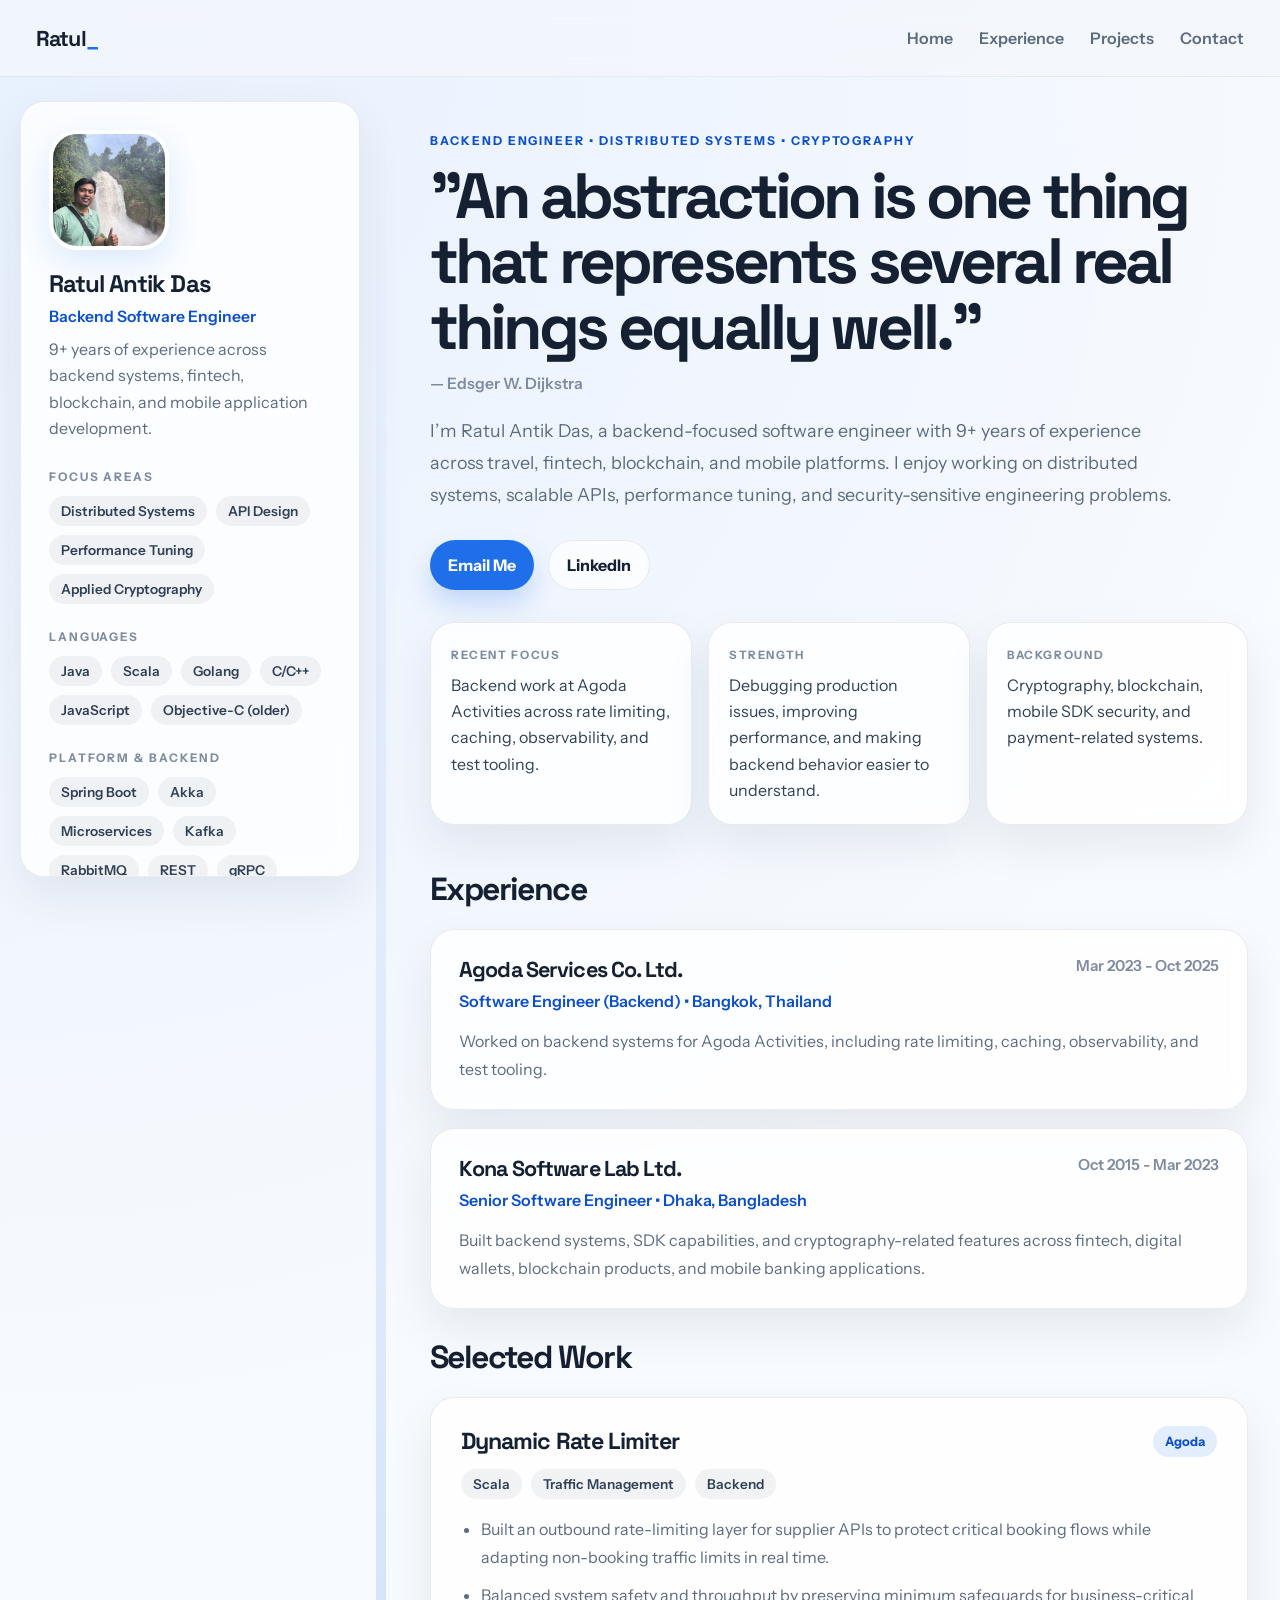
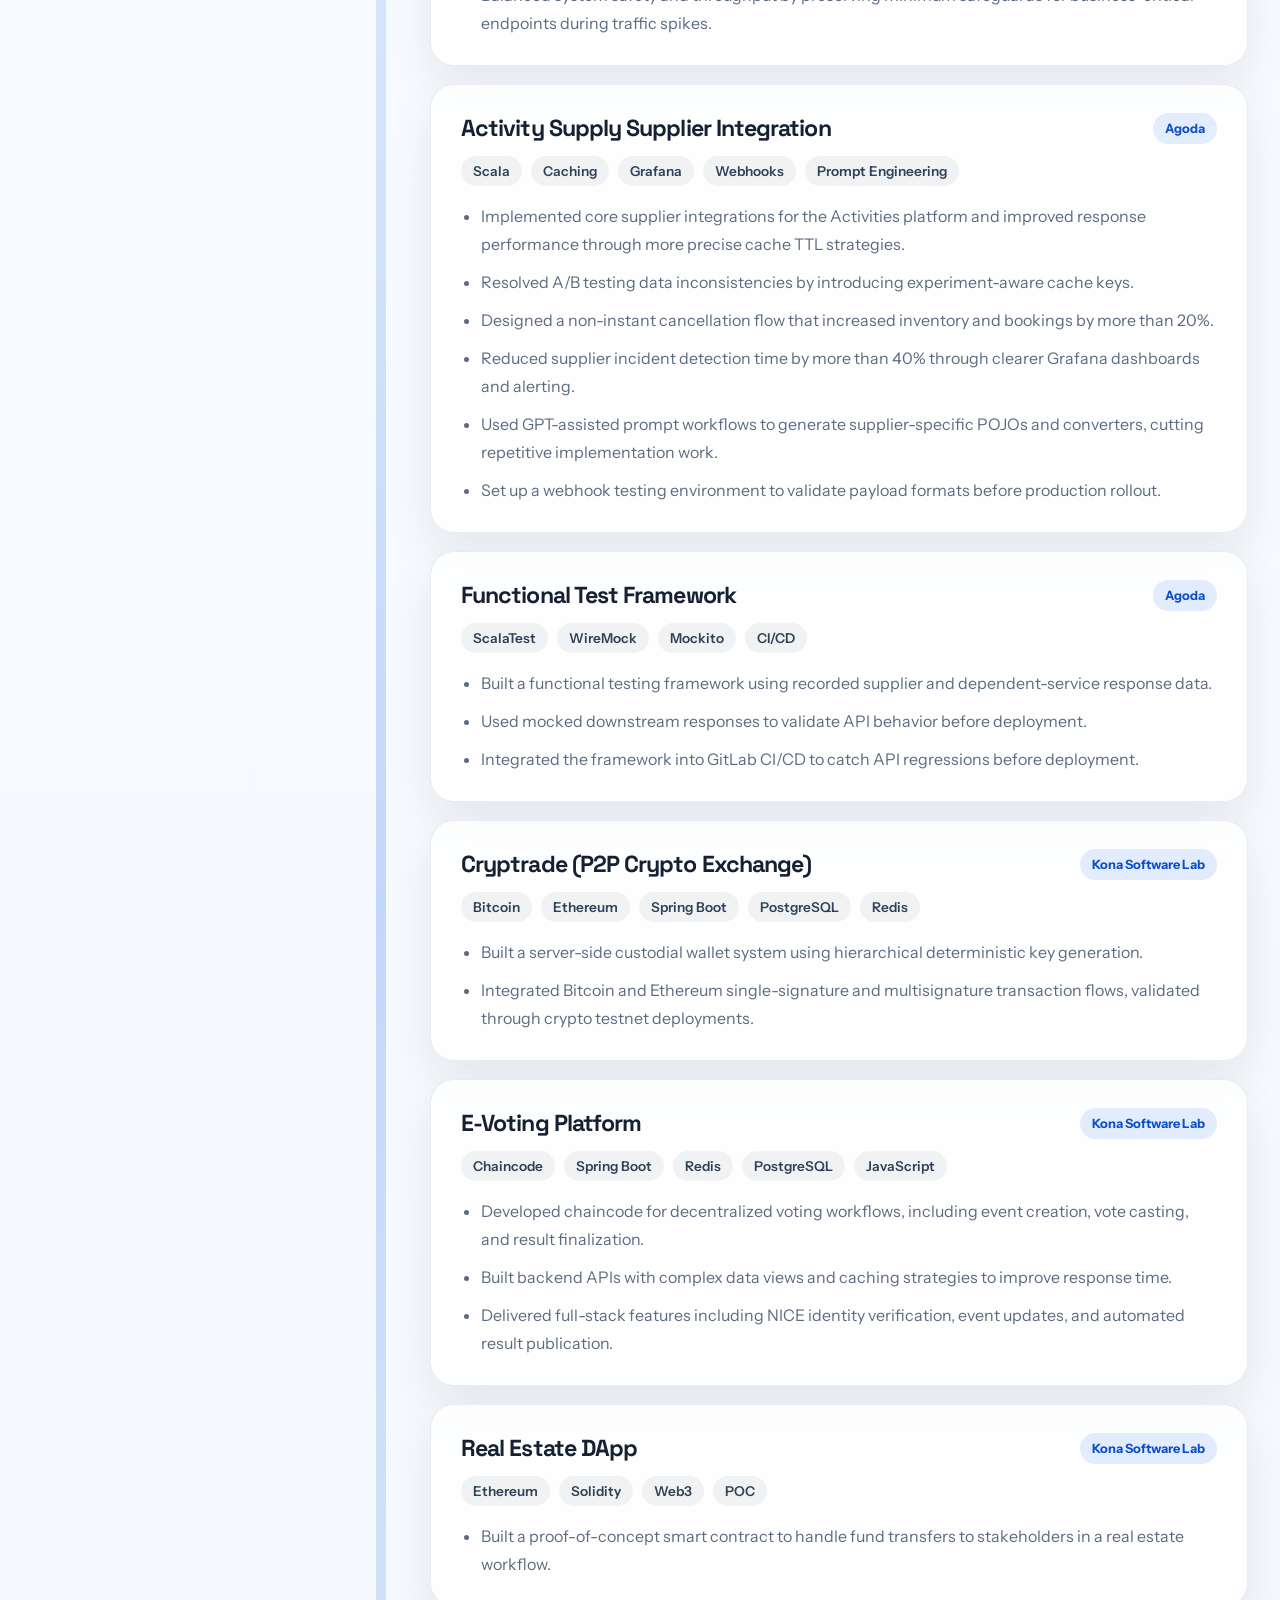
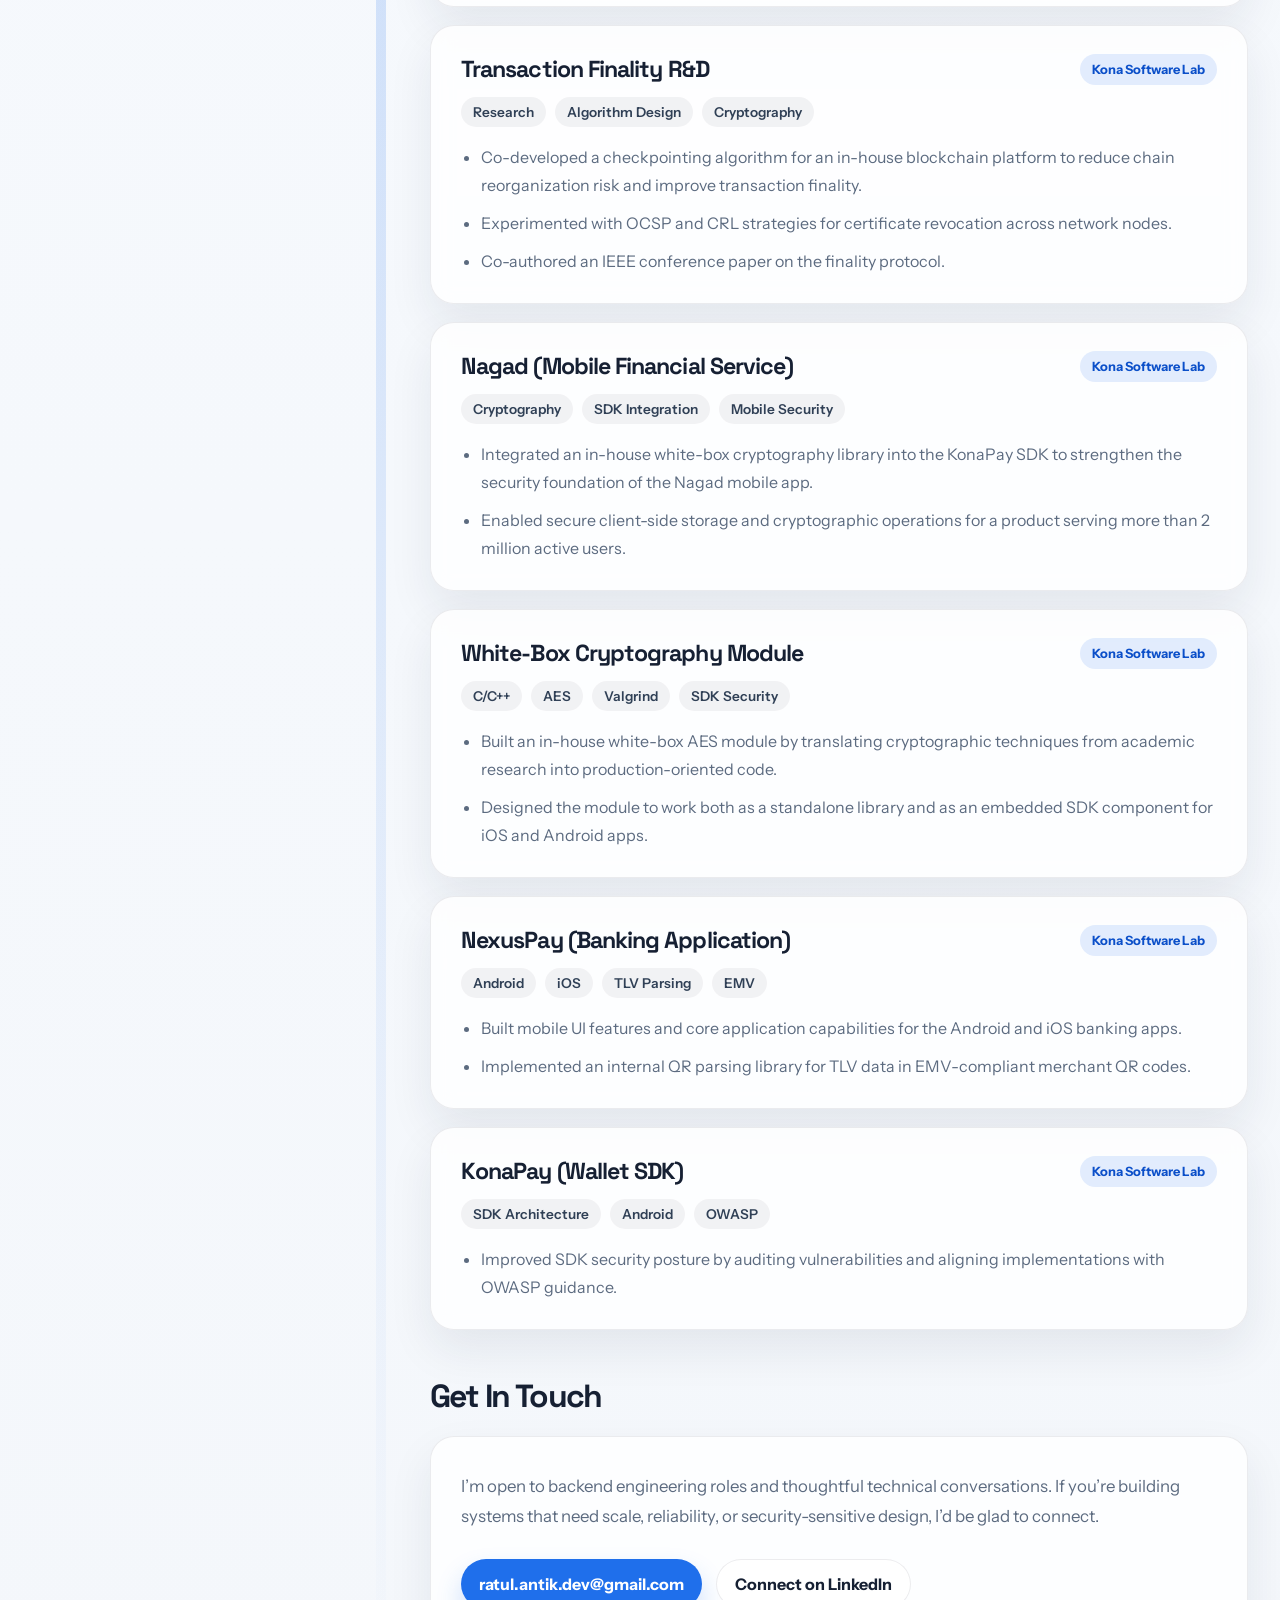
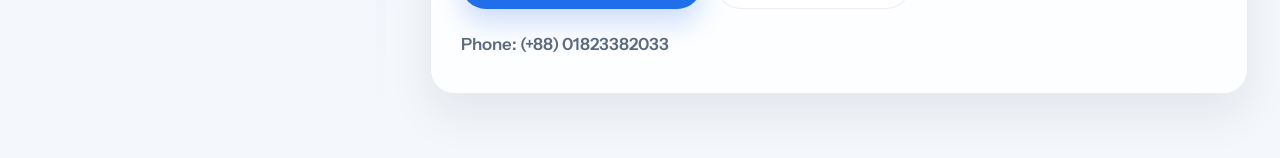
<file: index.html>
<!DOCTYPE html>
<html lang="en">
<head>
    <meta charset="UTF-8">
    <meta name="viewport" content="width=device-width, initial-scale=1.0">
    <title>Ratul Antik Das | Backend Software Engineer</title>
    <meta name="description" content="Portfolio of Ratul Antik Das, a backend software engineer focused on distributed systems, scalable APIs, and applied cryptography.">
    <meta name="theme-color" content="#0b1220">
    <link rel="preconnect" href="https://fonts.googleapis.com">
    <link rel="preconnect" href="https://fonts.gstatic.com" crossorigin>
    <link href="https://fonts.googleapis.com/css2?family=Instrument+Sans:wght@400;500;600;700&family=Space+Grotesk:wght@500;700&display=swap" rel="stylesheet">
    <link rel="stylesheet" href="css/style.css">
</head>
<body>
<a class="skip-link" href="#main-content">Skip to content</a>

<nav class="navbar" aria-label="Primary">
    <div class="logo">Ratul<span class="blink">_</span></div>
    <ul class="nav-links">
        <li><a href="#home">Home</a></li>
        <li><a href="#experience">Experience</a></li>
        <li><a href="#projects">Projects</a></li>
        <li><a href="#contact">Contact</a></li>
    </ul>
</nav>

<div class="app-container">
    <aside class="sidebar">
        <div class="profile-section">
            <img src="assets/profile_pic-v2.jpeg" alt="Portrait of Ratul Antik Das" class="profile-pic">
            <h2>Ratul Antik Das</h2>
            <p class="subtitle">Backend Software Engineer</p>
            <p class="sidebar-summary">
                9+ years of experience across backend systems, fintech, blockchain, and mobile application development.
            </p>
        </div>

        <div class="sidebar-section">
            <h3>Focus Areas</h3>
            <div class="skill-tags">
                <span class="tag">Distributed Systems</span>
                <span class="tag">API Design</span>
                <span class="tag">Performance Tuning</span>
                <span class="tag">Applied Cryptography</span>
            </div>
        </div>

        <div class="sidebar-section">
            <h3>Languages</h3>
            <div class="skill-tags">
                <span class="tag">Java</span>
                <span class="tag">Scala</span>
                <span class="tag">Golang</span>
                <span class="tag">C/C++</span>
                <span class="tag">JavaScript</span>
                <span class="tag">Objective-C (older)</span>
            </div>
        </div>

        <div class="sidebar-section">
            <h3>Platform & Backend</h3>
            <div class="skill-tags">
                <span class="tag">Spring Boot</span>
                <span class="tag">Akka</span>
                <span class="tag">Microservices</span>
                <span class="tag">Kafka</span>
                <span class="tag">RabbitMQ</span>
                <span class="tag">REST</span>
                <span class="tag">gRPC</span>
            </div>
        </div>

        <div class="sidebar-section">
            <h3>Databases & Cache</h3>
            <div class="skill-tags">
                <span class="tag">PostgreSQL</span>
                <span class="tag">MSSQL</span>
                <span class="tag">Redis</span>
                <span class="tag">MongoDB</span>
                <span class="tag">Couchbase</span>
                <span class="tag">CouchDB</span>
                <span class="tag">ScyllaDB</span>
                <span class="tag">Caffeine</span>
                <span class="tag">Hadoop</span>
            </div>
        </div>

        <div class="sidebar-section">
            <h3>DevOps & Cloud</h3>
            <div class="skill-tags">
                <span class="tag">Docker</span>
                <span class="tag">Kubernetes</span>
                <span class="tag">AWS</span>
                <span class="tag">GitLab CI/CD</span>
                <span class="tag">Jenkins</span>
                <span class="tag">Harbor</span>
                <span class="tag">Vault</span>
                <span class="tag">Gradle</span>
                <span class="tag">Maven</span>
                <span class="tag">SBT</span>
            </div>
        </div>

        <div class="sidebar-section">
            <h3>Quality & Observability</h3>
            <div class="skill-tags">
                <span class="tag">JUnit</span>
                <span class="tag">Mockito</span>
                <span class="tag">ScalaTest</span>
                <span class="tag">WireMock</span>
                <span class="tag">Grafana</span>
                <span class="tag">Prometheus</span>
                <span class="tag">Kibana</span>
                <span class="tag">Loki</span>
                <span class="tag">pprof</span>
                <span class="tag">Valgrind</span>
            </div>
        </div>

        <div class="sidebar-section">
            <h3>Cryptography & Blockchain</h3>
            <div class="skill-tags">
                <span class="tag">Bitcoin</span>
                <span class="tag">Ethereum</span>
                <span class="tag">Solidity</span>
                <span class="tag">Hyperledger Fabric</span>
                <span class="tag">Smart Contracts</span>
                <span class="tag">White-Box Cryptography</span>
            </div>
        </div>

        <div class="sidebar-section">
            <h3>Mobile Development</h3>
            <div class="skill-tags">
                <span class="tag">Android</span>
                <span class="tag">iOS</span>
                <span class="tag">Objective-C</span>
            </div>
        </div>
    </aside>

    <div class="resizer" id="dragMe" aria-hidden="true"></div>

    <main class="main-content" id="main-content">
        <section class="intro-section" id="home">
            <p class="eyebrow">Backend Engineer • Distributed Systems • Cryptography</p>
            <h1 class="hero-title">
                "An abstraction is one thing that represents several real things equally well."
            </h1>
            <p class="hero-attribution">— Edsger W. Dijkstra</p>

            <p class="hero-description">
                I’m Ratul Antik Das, a backend-focused software engineer with 9+ years of experience across travel, fintech, blockchain, and mobile platforms. I enjoy working on distributed systems, scalable APIs, performance tuning, and security-sensitive engineering problems.
            </p>

            <div class="hero-actions">
                <a href="mailto:ratul.antik.dev@gmail.com" class="primary-btn">Email Me</a>
                <a href="https://www.linkedin.com/in/ratulantik/" target="_blank" rel="noopener noreferrer" class="secondary-btn">LinkedIn</a>
            </div>

            <div class="hero-highlights">
                <div class="highlight-card">
                    <span class="highlight-label">Recent focus</span>
                    <p>Backend work at Agoda Activities across rate limiting, caching, observability, and test tooling.</p>
                </div>
                <div class="highlight-card">
                    <span class="highlight-label">Strength</span>
                    <p>Debugging production issues, improving performance, and making backend behavior easier to understand.</p>
                </div>
                <div class="highlight-card">
                    <span class="highlight-label">Background</span>
                    <p>Cryptography, blockchain, mobile SDK security, and payment-related systems.</p>
                </div>
            </div>
        </section>

        <section id="experience" class="content-section">
            <h2 class="section-title">Experience</h2>

            <div class="experience-list">
                <article class="experience-card">
                    <div class="exp-header">
                        <div>
                            <h3>Agoda Services Co. Ltd.</h3>
                            <p class="role">Software Engineer (Backend) • Bangkok, Thailand</p>
                        </div>
                        <span class="date">Mar 2023 - Oct 2025</span>
                    </div>
                    <p class="exp-summary">
                        Worked on backend systems for Agoda Activities, including rate limiting, caching, observability, and test tooling.
                    </p>
                </article>

                <article class="experience-card">
                    <div class="exp-header">
                        <div>
                            <h3>Kona Software Lab Ltd.</h3>
                            <p class="role">Senior Software Engineer • Dhaka, Bangladesh</p>
                        </div>
                        <span class="date">Oct 2015 - Mar 2023</span>
                    </div>
                    <p class="exp-summary">
                        Built backend systems, SDK capabilities, and cryptography-related features across fintech, digital wallets, blockchain products, and mobile banking applications.
                    </p>
                </article>
            </div>
        </section>

        <section id="projects" class="content-section">
            <h2 class="section-title">Selected Work</h2>

            <div class="project-card">
                <div class="project-header">
                    <h3>Dynamic Rate Limiter</h3>
                    <span class="company-badge">Agoda</span>
                </div>
                <div class="project-tags">
                    <span class="tag">Scala</span>
                    <span class="tag">Traffic Management</span>
                    <span class="tag">Backend</span>
                </div>
                <ul class="project-details">
                    <li>Built an outbound rate-limiting layer for supplier APIs to protect critical booking flows while adapting non-booking traffic limits in real time.</li>
                    <li>Balanced system safety and throughput by preserving minimum safeguards for business-critical endpoints during traffic spikes.</li>
                </ul>
            </div>

            <div class="project-card">
                <div class="project-header">
                    <h3>Activity Supply Supplier Integration</h3>
                    <span class="company-badge">Agoda</span>
                </div>
                <div class="project-tags">
                    <span class="tag">Scala</span>
                    <span class="tag">Caching</span>
                    <span class="tag">Grafana</span>
                    <span class="tag">Webhooks</span>
                    <span class="tag">Prompt Engineering</span>
                </div>
                <ul class="project-details">
                    <li>Implemented core supplier integrations for the Activities platform and improved response performance through more precise cache TTL strategies.</li>
                    <li>Resolved A/B testing data inconsistencies by introducing experiment-aware cache keys.</li>
                    <li>Designed a non-instant cancellation flow that increased inventory and bookings by more than 20%.</li>
                    <li>Reduced supplier incident detection time by more than 40% through clearer Grafana dashboards and alerting.</li>
                    <li>Used GPT-assisted prompt workflows to generate supplier-specific POJOs and converters, cutting repetitive implementation work.</li>
                    <li>Set up a webhook testing environment to validate payload formats before production rollout.</li>
                </ul>
            </div>

            <div class="project-card">
                <div class="project-header">
                    <h3>Functional Test Framework</h3>
                    <span class="company-badge">Agoda</span>
                </div>
                <div class="project-tags">
                    <span class="tag">ScalaTest</span>
                    <span class="tag">WireMock</span>
                    <span class="tag">Mockito</span>
                    <span class="tag">CI/CD</span>
                </div>
                <ul class="project-details">
                    <li>Built a functional testing framework using recorded supplier and dependent-service response data.</li>
                    <li>Used mocked downstream responses to validate API behavior before deployment.</li>
                    <li>Integrated the framework into GitLab CI/CD to catch API regressions before deployment.</li>
                </ul>
            </div>

            <div class="project-card">
                <div class="project-header">
                    <h3>Cryptrade (P2P Crypto Exchange)</h3>
                    <span class="company-badge">Kona Software Lab</span>
                </div>
                <div class="project-tags">
                    <span class="tag">Bitcoin</span>
                    <span class="tag">Ethereum</span>
                    <span class="tag">Spring Boot</span>
                    <span class="tag">PostgreSQL</span>
                    <span class="tag">Redis</span>
                </div>
                <ul class="project-details">
                    <li>Built a server-side custodial wallet system using hierarchical deterministic key generation.</li>
                    <li>Integrated Bitcoin and Ethereum single-signature and multisignature transaction flows, validated through crypto testnet deployments.</li>
                </ul>
            </div>

            <div class="project-card">
                <div class="project-header">
                    <h3>E-Voting Platform</h3>
                    <span class="company-badge">Kona Software Lab</span>
                </div>
                <div class="project-tags">
                    <span class="tag">Chaincode</span>
                    <span class="tag">Spring Boot</span>
                    <span class="tag">Redis</span>
                    <span class="tag">PostgreSQL</span>
                    <span class="tag">JavaScript</span>
                </div>
                <ul class="project-details">
                    <li>Developed chaincode for decentralized voting workflows, including event creation, vote casting, and result finalization.</li>
                    <li>Built backend APIs with complex data views and caching strategies to improve response time.</li>
                    <li>Delivered full-stack features including NICE identity verification, event updates, and automated result publication.</li>
                </ul>
            </div>

            <div class="project-card">
                <div class="project-header">
                    <h3>Real Estate DApp</h3>
                    <span class="company-badge">Kona Software Lab</span>
                </div>
                <div class="project-tags">
                    <span class="tag">Ethereum</span>
                    <span class="tag">Solidity</span>
                    <span class="tag">Web3</span>
                    <span class="tag">POC</span>
                </div>
                <ul class="project-details">
                    <li>Built a proof-of-concept smart contract to handle fund transfers to stakeholders in a real estate workflow.</li>
                </ul>
            </div>

            <div class="project-card">
                <div class="project-header">
                    <h3>Transaction Finality R&amp;D</h3>
                    <span class="company-badge">Kona Software Lab</span>
                </div>
                <div class="project-tags">
                    <span class="tag">Research</span>
                    <span class="tag">Algorithm Design</span>
                    <span class="tag">Cryptography</span>
                </div>
                <ul class="project-details">
                    <li>Co-developed a checkpointing algorithm for an in-house blockchain platform to reduce chain reorganization risk and improve transaction finality.</li>
                    <li>Experimented with OCSP and CRL strategies for certificate revocation across network nodes.</li>
                    <li>Co-authored an IEEE conference paper on the finality protocol.</li>
                </ul>
            </div>

            <div class="project-card">
                <div class="project-header">
                    <h3>Nagad (Mobile Financial Service)</h3>
                    <span class="company-badge">Kona Software Lab</span>
                </div>
                <div class="project-tags">
                    <span class="tag">Cryptography</span>
                    <span class="tag">SDK Integration</span>
                    <span class="tag">Mobile Security</span>
                </div>
                <ul class="project-details">
                    <li>Integrated an in-house white-box cryptography library into the KonaPay SDK to strengthen the security foundation of the Nagad mobile app.</li>
                    <li>Enabled secure client-side storage and cryptographic operations for a product serving more than 2 million active users.</li>
                </ul>
            </div>

            <div class="project-card">
                <div class="project-header">
                    <h3>White-Box Cryptography Module</h3>
                    <span class="company-badge">Kona Software Lab</span>
                </div>
                <div class="project-tags">
                    <span class="tag">C/C++</span>
                    <span class="tag">AES</span>
                    <span class="tag">Valgrind</span>
                    <span class="tag">SDK Security</span>
                </div>
                <ul class="project-details">
                    <li>Built an in-house white-box AES module by translating cryptographic techniques from academic research into production-oriented code.</li>
                    <li>Designed the module to work both as a standalone library and as an embedded SDK component for iOS and Android apps.</li>
                </ul>
            </div>

            <div class="project-card">
                <div class="project-header">
                    <h3>NexusPay (Banking Application)</h3>
                    <span class="company-badge">Kona Software Lab</span>
                </div>
                <div class="project-tags">
                    <span class="tag">Android</span>
                    <span class="tag">iOS</span>
                    <span class="tag">TLV Parsing</span>
                    <span class="tag">EMV</span>
                </div>
                <ul class="project-details">
                    <li>Built mobile UI features and core application capabilities for the Android and iOS banking apps.</li>
                    <li>Implemented an internal QR parsing library for TLV data in EMV-compliant merchant QR codes.</li>
                </ul>
            </div>

            <div class="project-card">
                <div class="project-header">
                    <h3>KonaPay (Wallet SDK)</h3>
                    <span class="company-badge">Kona Software Lab</span>
                </div>
                <div class="project-tags">
                    <span class="tag">SDK Architecture</span>
                    <span class="tag">Android</span>
                    <span class="tag">OWASP</span>
                </div>
                <ul class="project-details">
                    <li>Improved SDK security posture by auditing vulnerabilities and aligning implementations with OWASP guidance.</li>
                </ul>
            </div>
        </section>

        <section id="contact" class="content-section">
            <h2 class="section-title">Get In Touch</h2>
            <div class="contact-card">
                <p>
                    I’m open to backend engineering roles and thoughtful technical conversations. If you’re building systems that need scale, reliability, or security-sensitive design, I’d be glad to connect.
                </p>

                <div class="contact-actions">
                    <a href="mailto:ratul.antik.dev@gmail.com" class="primary-btn">ratul.antik.dev@gmail.com</a>
                    <a href="https://www.linkedin.com/in/ratulantik/" target="_blank" rel="noopener noreferrer" class="secondary-btn">Connect on LinkedIn</a>
                </div>

                <div class="contact-info">
                    <p>Phone: (+88) 01823382033</p>
                </div>
            </div>
        </section>
    </main>
</div>
<script src="js/main.js"></script>
</body>
</html>
</file>
<file: css/style.css>
:root {
    --bg: #f4f7fb;
    --bg-accent: #e9eef8;
    --surface: rgba(255, 255, 255, 0.8);
    --surface-strong: #ffffff;
    --border: rgba(15, 23, 42, 0.08);
    --text: #162033;
    --muted: #5c6b80;
    --soft: #7e8ba0;
    --accent: #1f6feb;
    --accent-deep: #0b4fc9;
    --accent-soft: rgba(31, 111, 235, 0.12);
    --shadow: 0 20px 45px rgba(28, 41, 61, 0.08);
    --radius-lg: 24px;
    --radius-md: 16px;
    --radius-sm: 12px;
}

html {
    scroll-behavior: smooth;
}

body {
    margin: 0;
    font-family: 'Instrument Sans', sans-serif;
    color: var(--text);
    background:
        radial-gradient(circle at top left, rgba(31, 111, 235, 0.08), transparent 28%),
        linear-gradient(180deg, #f8fbff 0%, var(--bg) 100%);
}

a {
    color: inherit;
}

.skip-link {
    position: absolute;
    left: 20px;
    top: -48px;
    background: var(--text);
    color: #fff;
    padding: 10px 14px;
    border-radius: 10px;
    text-decoration: none;
    z-index: 2000;
}

.skip-link:focus {
    top: 18px;
}

.navbar {
    position: sticky;
    top: 0;
    z-index: 1000;
    height: 76px;
    display: flex;
    justify-content: space-between;
    align-items: center;
    padding: 0 36px;
    background: rgba(244, 247, 251, 0.78);
    backdrop-filter: blur(14px);
    border-bottom: 1px solid rgba(15, 23, 42, 0.06);
}

.logo {
    font-family: 'Space Grotesk', sans-serif;
    font-size: 1.35rem;
    font-weight: 700;
    letter-spacing: -0.04em;
}

.blink {
    color: var(--accent);
    animation: blink 1s step-end infinite;
}

.nav-links {
    display: flex;
    list-style: none;
    gap: 26px;
    margin: 0;
    padding: 0;
}

.nav-links a {
    text-decoration: none;
    color: var(--muted);
    font-weight: 600;
}

.nav-links a:hover,
.nav-links a:focus-visible {
    color: var(--text);
}

.app-container {
    display: flex;
    align-items: flex-start;
    gap: 0;
    max-width: 1440px;
    margin: 0 auto;
    padding: 24px 20px 40px;
}

.sidebar {
    width: 340px;
    flex-shrink: 0;
    position: sticky;
    top: 100px;
    max-height: calc(100vh - 124px);
    overflow-y: auto;
    padding: 28px;
    border: 1px solid var(--border);
    border-radius: var(--radius-lg);
    background: var(--surface);
    backdrop-filter: blur(14px);
    box-shadow: var(--shadow);
    box-sizing: border-box;
}

.profile-section {
    margin-bottom: 28px;
}

.profile-pic {
    width: 112px;
    height: 112px;
    border-radius: 28px;
    object-fit: cover;
    display: block;
    margin-bottom: 18px;
    border: 4px solid rgba(255, 255, 255, 0.9);
    box-shadow: 0 12px 32px rgba(31, 111, 235, 0.14);
}

.sidebar h2 {
    margin: 0;
    font-family: 'Space Grotesk', sans-serif;
    font-size: 1.5rem;
    letter-spacing: -0.04em;
}

.subtitle {
    margin: 8px 0 10px;
    color: var(--accent-deep);
    font-size: 0.98rem;
    font-weight: 600;
}

.sidebar-summary {
    margin: 0;
    color: var(--muted);
    line-height: 1.65;
}

.sidebar-section {
    margin-bottom: 26px;
}

.sidebar-section:last-child {
    margin-bottom: 0;
}

.sidebar h3 {
    margin: 0 0 12px;
    font-size: 0.74rem;
    text-transform: uppercase;
    letter-spacing: 0.16em;
    color: var(--soft);
}

.skill-tags,
.project-tags {
    display: flex;
    flex-wrap: wrap;
    gap: 9px;
}

.tag {
    padding: 7px 12px;
    border-radius: 999px;
    background: rgba(15, 23, 42, 0.05);
    color: #304056;
    font-size: 0.85rem;
    font-weight: 600;
}

.resizer {
    width: 10px;
    margin: 0 16px;
    flex-shrink: 0;
    align-self: stretch;
    cursor: ew-resize;
    border-radius: 999px;
    background:
        linear-gradient(180deg, rgba(31, 111, 235, 0), rgba(31, 111, 235, 0.24), rgba(31, 111, 235, 0));
    transition: background-color 0.2s ease;
}

.resizer:hover,
.resizer:active {
    background:
        linear-gradient(180deg, rgba(31, 111, 235, 0.08), rgba(31, 111, 235, 0.4), rgba(31, 111, 235, 0.08));
}

.main-content {
    flex: 1;
    min-width: 0;
    padding: 12px 12px 24px 28px;
}

.intro-section {
    padding: 20px 0 16px;
}

.eyebrow {
    margin: 0 0 16px;
    text-transform: uppercase;
    letter-spacing: 0.16em;
    color: var(--accent-deep);
    font-size: 0.76rem;
    font-weight: 700;
}

.hero-title,
.section-title,
.project-header h3,
.exp-header h3 {
    font-family: 'Space Grotesk', sans-serif;
}

.hero-title {
    margin: 0;
    max-width: 900px;
    font-size: clamp(2.6rem, 5vw, 4.8rem);
    line-height: 1.02;
    letter-spacing: -0.06em;
}

.hero-description {
    max-width: 760px;
    margin: 22px 0 0;
    color: var(--muted);
    font-size: 1.12rem;
    line-height: 1.8;
}

.hero-attribution {
    margin: 14px 0 0;
    color: var(--soft);
    font-size: 0.98rem;
    font-weight: 600;
}

.hero-actions,
.contact-actions {
    display: flex;
    flex-wrap: wrap;
    gap: 14px;
    margin-top: 28px;
}

.primary-btn,
.secondary-btn {
    display: inline-flex;
    align-items: center;
    justify-content: center;
    min-height: 48px;
    padding: 0 18px;
    border-radius: 999px;
    text-decoration: none;
    font-weight: 700;
    transition: transform 0.2s ease, box-shadow 0.2s ease, background-color 0.2s ease;
}

.primary-btn {
    background: var(--accent);
    color: #fff;
    box-shadow: 0 14px 26px rgba(31, 111, 235, 0.22);
}

.primary-btn:hover,
.primary-btn:focus-visible {
    background: var(--accent-deep);
    transform: translateY(-1px);
}

.secondary-btn {
    background: rgba(255, 255, 255, 0.7);
    color: var(--text);
    border: 1px solid var(--border);
}

.secondary-btn:hover,
.secondary-btn:focus-visible {
    transform: translateY(-1px);
    box-shadow: 0 12px 22px rgba(18, 30, 48, 0.08);
}

.hero-highlights {
    display: grid;
    grid-template-columns: repeat(3, minmax(0, 1fr));
    gap: 16px;
    margin-top: 32px;
}

.highlight-card,
.experience-card,
.project-card,
.contact-card {
    background: rgba(255, 255, 255, 0.82);
    border: 1px solid var(--border);
    border-radius: var(--radius-lg);
    box-shadow: var(--shadow);
    backdrop-filter: blur(10px);
}

.highlight-card {
    padding: 20px;
}

.highlight-label {
    display: inline-block;
    margin-bottom: 10px;
    color: var(--soft);
    text-transform: uppercase;
    letter-spacing: 0.14em;
    font-size: 0.72rem;
    font-weight: 700;
}

.highlight-card p {
    margin: 0;
    line-height: 1.65;
    color: #304056;
}

.content-section {
    padding-top: 28px;
    scroll-margin-top: 92px;
}

.section-title {
    margin: 0 0 20px;
    font-size: 2rem;
    letter-spacing: -0.05em;
}

.experience-list {
    display: grid;
    gap: 18px;
}

.experience-card {
    padding: 26px 28px;
}

.exp-header {
    display: flex;
    justify-content: space-between;
    gap: 20px;
    align-items: flex-start;
}

.exp-header h3 {
    margin: 0;
    font-size: 1.35rem;
    letter-spacing: -0.04em;
}

.role {
    margin: 8px 0 0;
    color: var(--accent-deep);
    font-weight: 600;
}

.date {
    white-space: nowrap;
    color: var(--soft);
    font-size: 0.95rem;
    font-weight: 600;
}

.exp-summary {
    margin: 16px 0 0;
    color: var(--muted);
    line-height: 1.75;
}

.project-card {
    padding: 28px 30px;
    margin-bottom: 18px;
}

.project-header {
    display: flex;
    justify-content: space-between;
    align-items: center;
    gap: 18px;
    margin-bottom: 12px;
}

.project-header h3 {
    margin: 0;
    font-size: 1.45rem;
    letter-spacing: -0.04em;
}

.company-badge {
    flex-shrink: 0;
    padding: 8px 12px;
    border-radius: 999px;
    background: var(--accent-soft);
    color: var(--accent-deep);
    font-size: 0.8rem;
    font-weight: 700;
}

.project-tags {
    margin-bottom: 16px;
}

.project-details {
    margin: 0;
    padding-left: 20px;
    color: var(--muted);
    line-height: 1.75;
}

.project-details li + li {
    margin-top: 10px;
}

.contact-card {
    padding: 34px 30px;
    text-align: left;
}

.contact-card p {
    margin: 0;
    max-width: 760px;
    color: var(--muted);
    line-height: 1.8;
    font-size: 1.05rem;
}

.contact-info {
    margin-top: 20px;
    color: var(--text);
    font-weight: 600;
}

@keyframes blink {
    50% {
        opacity: 0;
    }
}

@media (max-width: 1180px) {
    .hero-highlights {
        grid-template-columns: 1fr;
    }

    .main-content {
        padding-left: 20px;
    }
}

@media (max-width: 1024px) {
    .app-container {
        display: block;
        padding: 20px 18px 32px;
    }

    .sidebar {
        width: auto;
        max-height: none;
        position: static;
        overflow: visible;
        margin-bottom: 20px;
    }

    .resizer {
        display: none;
    }

    .main-content {
        padding: 0;
    }

    .navbar {
        padding: 0 18px;
    }
}

@media (max-width: 760px) {
    .sidebar {
        padding: 22px 20px;
        border-radius: 20px;
    }

    .navbar {
        height: auto;
        padding: 16px 18px;
        align-items: flex-start;
        flex-direction: column;
        gap: 12px;
    }

    .nav-links {
        flex-wrap: wrap;
        gap: 14px 18px;
    }

    .hero-title {
        font-size: 2.4rem;
    }

    .hero-description,
    .contact-card p {
        font-size: 1rem;
    }

    .experience-card,
    .project-card,
    .contact-card,
    .highlight-card {
        padding: 22px 20px;
        border-radius: 20px;
    }

    .exp-header,
    .project-header {
        flex-direction: column;
    }

    .date {
        white-space: normal;
    }

    .section-title {
        font-size: 1.65rem;
    }
}
</file>
